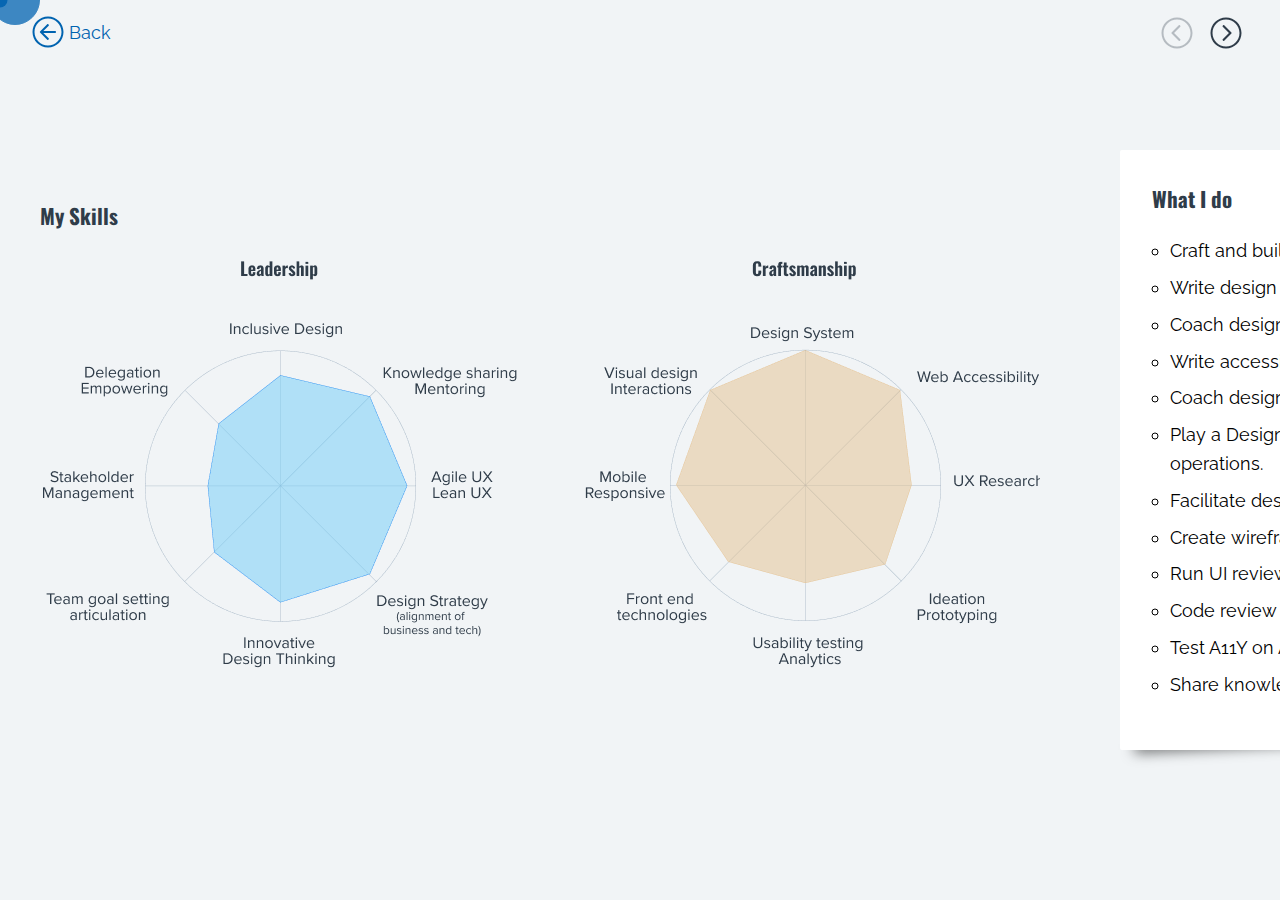
<file: portfolio.html>
<!-- Looking at source? Designed and coded by myself. This was hand crafted code. Try screen reader on this site. -->
<!DOCTYPE html>
<html lang="en">
  <head>
    <meta charset="UTF-8" />
    <meta http-equiv="X-UA-Compatible" content="IE=edge" />
    <title>Daniel Wang - Design Technologist - Portfolio</title>
    <meta
      name="viewport"
      content="width=device-width, initial-scale=1, maximum-scale=1"
    />
    <meta name="description" content="Hey! I'm Daniel, a designer living in Melbourne, Australia" />
    <meta name="author" content="daniel wang" />
    <meta property="og:image" content="img/sm-thumbnail.png" />
    <meta property="og:image:width" content="800" />
    <meta property="og:image:height" content="600" />
    <link rel="icon" href="favicon.svg" />
    <link rel="preconnect" href="https://fonts.gstatic.com" />
    <link
      href="https://fonts.googleapis.com/css2?family=Oswald:wght@600&family=Raleway&display=swap"
      rel="stylesheet"
    />
    <link rel="stylesheet" href="style.css" />
    <!-- Global site tag (gtag.js) - Google Analytics -->
    <script async src="https://www.googletagmanager.com/gtag/js?id=G-6N4DS1TLPX"></script>
    <script>
      window.dataLayer = window.dataLayer || [];
      function gtag(){dataLayer.push(arguments);}
      gtag('js', new Date());

      gtag('config', 'G-6N4DS1TLPX');
    </script>
  </head>

  <body>
    <nav>
      <a class="back" href="index.html" aria-label ="Back to homepage"
        ><svg aria-hidden="true" focusable="false" data-prefix="fal" data-icon="arrow-circle-left" class="svg-inline--fa fa-arrow-circle-left fa-w-16" role="img" xmlns="http://www.w3.org/2000/svg" viewBox="0 0 512 512"><path fill="currentColor" d="M504 256C504 119 393 8 256 8S8 119 8 256s111 248 248 248 248-111 248-248zM256 472c-118.7 0-216-96.1-216-216 0-118.7 96.1-216 216-216 118.7 0 216 96.1 216 216 0 118.7-96.1 216-216 216zm-12.5-92.5l-115.1-115c-4.7-4.7-4.7-12.3 0-17l115.1-115c4.7-4.7 12.3-4.7 17 0l6.9 6.9c4.7 4.7 4.7 12.5-.2 17.1L181.7 239H372c6.6 0 12 5.4 12 12v10c0 6.6-5.4 12-12 12H181.7l85.6 82.5c4.8 4.7 4.9 12.4.2 17.1l-6.9 6.9c-4.8 4.7-12.4 4.7-17.1 0z"></path></svg>
        Back
      </a>
      <div class="control">
        <button class="scroller-left-btn" onclick="sideWayScroll('left')" aria-label="scroll left">
          <svg aria-hidden="true" focusable="false" data-prefix="fal" data-icon="chevron-circle-left" class="svg-inline--fa fa-chevron-circle-left fa-w-16" role="img" xmlns="http://www.w3.org/2000/svg" viewBox="0 0 512 512"><path fill="currentColor" d="M504 256C504 119 393 8 256 8S8 119 8 256s111 248 248 248 248-111 248-248zM256 472c-118.7 0-216-96.1-216-216 0-118.7 96.1-216 216-216 118.7 0 216 96.1 216 216 0 118.7-96.1 216-216 216zm-86.6-224.5l115.1-115c4.7-4.7 12.3-4.7 17 0l7.1 7.1c4.7 4.7 4.7 12.3 0 17L209 256l99.5 99.5c4.7 4.7 4.7 12.3 0 17l-7.1 7.1c-4.7 4.7-12.3 4.7-17 0l-115.1-115c-4.6-4.8-4.6-12.4.1-17.1z"></path></svg>
        </button>
        <button class="scroller-right-btn" onclick="sideWayScroll('right')" aria-label="scroll right">
          <svg aria-hidden="true" focusable="false" data-prefix="fal" data-icon="chevron-circle-right" class="svg-inline--fa fa-chevron-circle-right fa-w-16" role="img" xmlns="http://www.w3.org/2000/svg" viewBox="0 0 512 512"><path fill="currentColor" d="M8 256c0 137 111 248 248 248s248-111 248-248S393 8 256 8 8 119 8 256zM256 40c118.7 0 216 96.1 216 216 0 118.7-96.1 216-216 216-118.7 0-216-96.1-216-216 0-118.7 96.1-216 216-216zm86.6 224.5l-115.1 115c-4.7 4.7-12.3 4.7-17 0l-7.1-7.1c-4.7-4.7-4.7-12.3 0-17L303 256l-99.5-99.5c-4.7-4.7-4.7-12.3 0-17l7.1-7.1c4.7-4.7 12.3-4.7 17 0l115.1 115c4.6 4.8 4.6 12.4-.1 17.1z"></path></svg>
        </button>
      </div>
    </nav>
    <div class="d-flex container">
      <header class="d-flex">
        <figure>
          <figcaption><h3>My Skills</h3></figcaption>
          <picture>
            <source
              srcset="work/bg-dark.png"
              media="(prefers-color-scheme: dark)"
            />
            <img src="work/bg.png" alt="design spectrum" />
          </picture>
        </figure>
        <article class="paper" aria-labelledby="wid">
          <h3 id="wid" aria-hidden="true">What I do</h3>
          <ul>
            <li id="w1">Craft and build Design System</li>
            <li id="w2">Write design guidelines</li>
            <li id="w3">Coach designers and developers the Design System.</li>
            <li id="w4">Write accessibility guidelines</li>
            <li id="w5">
              Coach designers and developers Web Accessibility WCAG 2.1
            </li>
            <li id="w6">
              Play a Design Ops role focus on tools, processes, design handoff,
              and operations.
            </li>
            <li id="w7">Facilitate design ideation workshops</li>
            <li id="w8">Create wireframes and hi-fi mockups</li>
            <li id="w9">
              Run UI review sessions, review designer's work and give advice
            </li>
            <li id="w10">Code review developer's PR on Github</li>
            <li id="w11">Test A11Y on Assistive Technologies</li>
            <li id="w12">Share knowledge by <a href="slidesdeck.html">presentations</a></li>
          </ul>
        </article>
      </header>
      <section role="main" aria-label="portfolios">
        <div role="list" class="portfolio">
          <figure role="listitem" class="portfolio-item">
            <img src="work/6.jpg" alt="Wall of designs" />
            <figcaption>Craft & iterate Design System</figcaption>
          </figure>
          <figure role="listitem" class="portfolio-item">
            <img src="work/11.png" alt="design system in Sketch" />
            <figcaption>Create Design System in Sketch</figcaption>
          </figure>          <figure role="listitem" class="portfolio-item">
            <img src="work/8.png" alt="guidelines" />
            <figcaption>Write design language and guidelines</figcaption>
          </figure>
          <figure role="listitem" class="portfolio-item">
            <img src="work/9.jpg" alt="Presentation" />
            <figcaption>Presentation - coaching Web Accessibility</figcaption>
          </figure>
          <figure id="test" role="listitem" class="portfolio-item">
            <img src="work/2.jpg" alt="Design workshop in a room" />
            <figcaption>Facilitate design ideation workshops</figcaption>
          </figure>
          <figure role="listitem" class="portfolio-item">
            <img src="work/16.png" alt="Figjam design artefacts" />
            <figcaption>Create design artefacts through design workshops</figcaption>
          </figure>
          <figure role="listitem" class="portfolio-item">
            <img src="work/3.png" alt="sketching" />
            <figcaption>Sketch ideas from design workshops</figcaption>
          </figure>
          <figure role="listitem" class="portfolio-item">
            <img src="work/5.png" alt="sketching in paper" />
            <figcaption>Sketch Low fi wireframes</figcaption>
          </figure>
          <figure role="listitem" class="portfolio-item">
            <img src="work/7.png" alt="art boards in design tool" />
            <figcaption>Produce Hi fi mockups</figcaption>
          </figure>
          <figure role="listitem" class="portfolio-item">
            <img src="work/15.png" alt="prototype in design tool" />
            <figcaption>Produce Figma prototype </figcaption>
          </figure>
          <figure role="listitem" class="portfolio-item">
            <img src="work/tokens.gif" alt="prototype in design tool" />
            <figcaption>Transform tech agnostic Design Tokens </figcaption>
          </figure>
          <figure role="listitem" class="portfolio-item">
            <img src="work/14.png" alt="design system in Figma" />
            <figcaption>Create components in Figma</figcaption>
          </figure>
          <figure role="listitem" class="portfolio-item">
            <img src="work/13.png" alt="code component" />
            <figcaption>Build encapsulated component in React</figcaption>
          </figure>
          <figure role="listitem" class="portfolio-item">
            <img src="work/10.png" alt="Github" />
            <figcaption>Code Design System with developers</figcaption>
          </figure>
        </div>
      </section>
    </div>
    <div class="pointer"></div>
    <div class="pointer2"></div>
    <script src="main.js"></script>
    <script src="portfolio.js"></script>
  </body>
</html>
</file>
<file: style.css>
/**

Designed and coded by myself.
This was hand crafted code.
Try screen reader on this site.

**/
:root {
  --blue: #0063b0;
  --white: #f1f4f6;
  --dark-bg: #2f3c49;
}

* {
  box-sizing: border-box;
  cursor: none;
}

.pointer {
  width: 50px;
  height: 50px;
  border-radius: 100%;
  border: 1px solid var(--blue);
  transition: all 200ms ease-out;
  position: fixed;
  pointer-events: none;
  left: 0;
  top: 0;
  transform: translate(calc(-50% + 15px), -50%);
  z-index: 1;
  background-color: var(--blue);
  opacity: .75;
  /* backdrop-filter: invert(1) grayscale(1); */
}

.pointer2 {
  width: 15px;
  height: 15px;
  border-radius: 100%;
  background-color: var(--blue);
  opacity: .9;
  position: fixed;
  transform: translate(-50%, -50%);
  pointer-events: none;
  transition: width .3s, height .3s, opacity .3s;
  z-index: 1;
}
.cursorinnerhover {
  width: 50px;
  height: 50px;
  opacity: .5;
}

html {
  height: 100%;
}
body {
  margin: 0;
  display: flex;
  min-height: 100%;
  font-family: "Raleway", sans-serif;
  font-size: 1.125rem;
  background-color: var(--white);
  line-height: 1.6;
}
a {
  color: var(--blue);
  text-decoration: underline;
  text-underline-offset: 0.25rem;
}

h1,
h2,
h3 {
  font-family: "Oswald", sans-serif;
  margin-top: 0;
  color: var(--dark-bg);
}

h1 {
  font-size: clamp(1.75rem, 2.5vw, 2.25rem);
  color: white;
  margin-bottom: 0.75rem;
}
h2 {
  font-size: clamp(1.75rem, 2.5vw, 2.25rem);
  margin-bottom: 1rem;
}
ul {
  padding: 0;
}
.mb {
  margin-bottom: 4rem;
}
aside {
  flex-grow: 1.618003;
  flex-shrink: 1.618003;
  flex-basis: 0;
  background-image: url("img/bg.jpg");
  background-size: cover;
  background-position: 50% bottom;
  background-repeat: no-repeat;
  color: white;
  position: relative;
  /* clip-path: polygon(0 0, 100% 8%, 100% 92%, 0% 100%); */
}
aside .mask {
  position: absolute;
  top: 0;
  bottom: 0;
  left: 0;
  right: 0;
  background-color: rgba(47, 60, 73, 0.65);
}

aside header {
  margin: 4rem 4rem 0 0;
  position: relative;
  z-index: 1;
  text-align: right;
}

aside img {
  /* width: 100%; */
  height: 100vh;
}
main {
  padding: 4rem;
  flex: 1 1 0;
  display: flex;
  flex-direction: column;
}

.social-links {
  margin-bottom: 4rem;
}
.social-links span {
  margin-right: 0.25rem;
}
.social-button {
  text-decoration: none;
}
.social-links img {
  height: 1.125rem;
}
section:not(:last-child) {
  margin-bottom: 4rem;
}
abbr[title] {
  position: relative;

  /* ensure consistent styling across browsers */
  text-decoration: underline dotted;
}

abbr[title]:hover::after,
abbr[title]:focus::after {
  content: attr(title);

  /* position tooltip like the native one */
  position: absolute;
  left: 0;
  bottom: -30px;
  width: auto;
  white-space: nowrap;

  /* style tooltip */
  background-color: var(--dark-bg);
  color: #fff;
  border-radius: 3px;
  font-size: 0.875rem;
  padding: 3px 5px;
}
p {
  width: max(320px, 85%);
}

main .logo {
  filter: grayscale(0.75);
  position: relative;
  width: 48px;
  height: 48px;
  display: inline-flex;
  margin-right: 0.5rem;
  margin-left: -6px;
  justify-content: center;
  align-items: center;
}
main .logo img {
  height: 36px;
}
main .logo:hover {
  filter: grayscale(0);
}
.logo label {
  display: none;
}
.logo:hover label,
.logo:focus label {
  display: inline-block;
  position: absolute;
  bottom: -2px;
  background-color: var(--dark-bg);
  color: white;
  font-size: 0.875rem;
  padding: 0.25rem 0.5rem;
  border-radius: 0.25rem;
  transform: translate(0, 100%);
}

@media only screen and (max-width: 1023px) {
  body {
    flex-direction: column;
  }
  aside {
    background-position: 50% center;
    min-height: 50vh;
  }
  main {
    padding: 2rem;
  }
  section:not(:last-child),
  .social-links {
    margin-bottom: 2rem;
  }
}

@media only screen and (max-width: 576px) {
  aside {
    min-height: 100vh;
  }
}

.paper {
  position: relative;
  margin: 40px;
  width: 680px;
  background: #ffffff;
  border-radius: 2px;
  padding: 2rem;
}

.paper::before,
.paper::after {
  content: "";
  position: absolute;
  bottom: 10px;
  width: 40%;
  height: 10px;
  box-shadow: 0 5px 14px rgba(0, 0, 0, 0.7);
  z-index: -1;
  transition: all 0.3s ease-in-out;
}

.paper::before {
  left: 15px;
  transform: skew(-3deg) rotate(-3deg);
}

.paper::after {
  right: 15px;
  transform: skew(3deg) rotate(3deg);
}

.paper ul {
  list-style: circle;
  margin-left: 1.125rem;
}
.paper li {
  margin-bottom: 0.5rem;
}
.d-flex {
  display: flex;
  align-items: center;
}

nav {
  white-space: nowrap;
  position: fixed;
  top:0;
  z-index: 1;
  display:flex;
  justify-content: space-between;
  width: 100%;
  padding: 1rem 2rem;
  background: inherit;
}
.control button{
  background: transparent;
  border: 0;
  color: var(--dark-bg);
  cursor: pointer;
}
.control button:disabled{
  opacity: 0.3
}
.back svg, .control svg{
  width: 2rem;
}
.back svg{
  vertical-align: bottom;
  display: inline;
}
.back{
  text-decoration:none;

}
.arrow-left {
  width: 1rem;
  display: inline;
  margin-right: 0.5rem;
}

.portfolio {
  display: flex;
  align-items: center;
  height: 100vh;
  padding: 0;
  margin: 0;
}

.portfolio-item img {
  width: 100%;
  margin-bottom: -8px;
}
.portfolio-item {
  list-style: none;
  min-width: 800px;
  padding: 4px;
  border: 1px solid #ddd;
  margin-right: 4rem;
  position: relative;
  /* transform: rotate(37deg); */
}

.portfolio-item:after {
  content: "";
  display: block;
  position: absolute;
  border: 50px solid transparent;
  border-bottom: 50px solid var(--white);
  bottom: -60px;
  right: -65px;
  box-shadow: 0px 7px 6px -9px black;
  transform: rotate(135deg);
}

.portfolio-item:before {
  content: "";
  display: block;
  position: absolute;
  border: 50px solid transparent;
  border-top: 50px solid var(--white);
  top: -60px;
  left: -65px;
  box-shadow: 0px -7px 6px -9px black;
  transform: rotate(135deg);
}

.portfolio-item figcaption {
  position: absolute;
  font-size: 0.875rem;
  bottom: -24px;
  color: var(--dark-bg);
}

/* .portfolio-item:nth-child(3n + 1) {
  transform: rotate(-1deg);
}
.portfolio-item:nth-child(3n + 2) {
  transform: rotate(0);
}
.portfolio-item:nth-child(3n + 3) {
  transform: rotate(1deg);
} */

/** dark mode **/

@media (prefers-color-scheme: dark) {
  body {
    color: #eee;
    background: var(--dark-bg);
  }
  h1,
  h2,
  h3 {
    color: var(--white);
  }
  a {
    color: #809fff;
  }
  .control button{
    color: white;
  }

  .revert {
    filter: invert(0.85);
  }

  main .logo{
    filter: grayscale(0);
  }
  .pointer{
    border-color: var(--white);
    background-color: var(--white);
  }
  .pointer2{
    background-color: var(--white);
  }
  .social-links img {
    filter: brightness(1);
  }
  .portfolio-item:after {
    border-bottom-color: var(--dark-bg);
  }
  .portfolio-item:before {
    border-top-color: var(--dark-bg);
  }
  .paper {
    background: #536a81;
  }
  .portfolio-item {
    border-color: #536a81;
  }
  .portfolio-item figcaption {
    color: #ffffff;
  }
}

/* slide deck */
.d-grid{
  display: grid;
  grid-template-columns: auto auto auto;
  gap: 1rem;
  padding: 5rem 2rem;
}

@media only screen and (min-width: 1900px) {
  .d-grid { grid-template-columns: repeat(4, 1fr); }
}

@media only screen and (max-width: 1400px) {
  .d-grid { grid-template-columns: repeat(3, 1fr); }
}
@media only screen and (max-width: 1024px) {
  .d-grid { grid-template-columns: repeat(2, 1fr); }
}

@media only screen and (max-width: 567px) {
  .d-grid { grid-template-columns: repeat(1, 1fr); }
}
</file>
